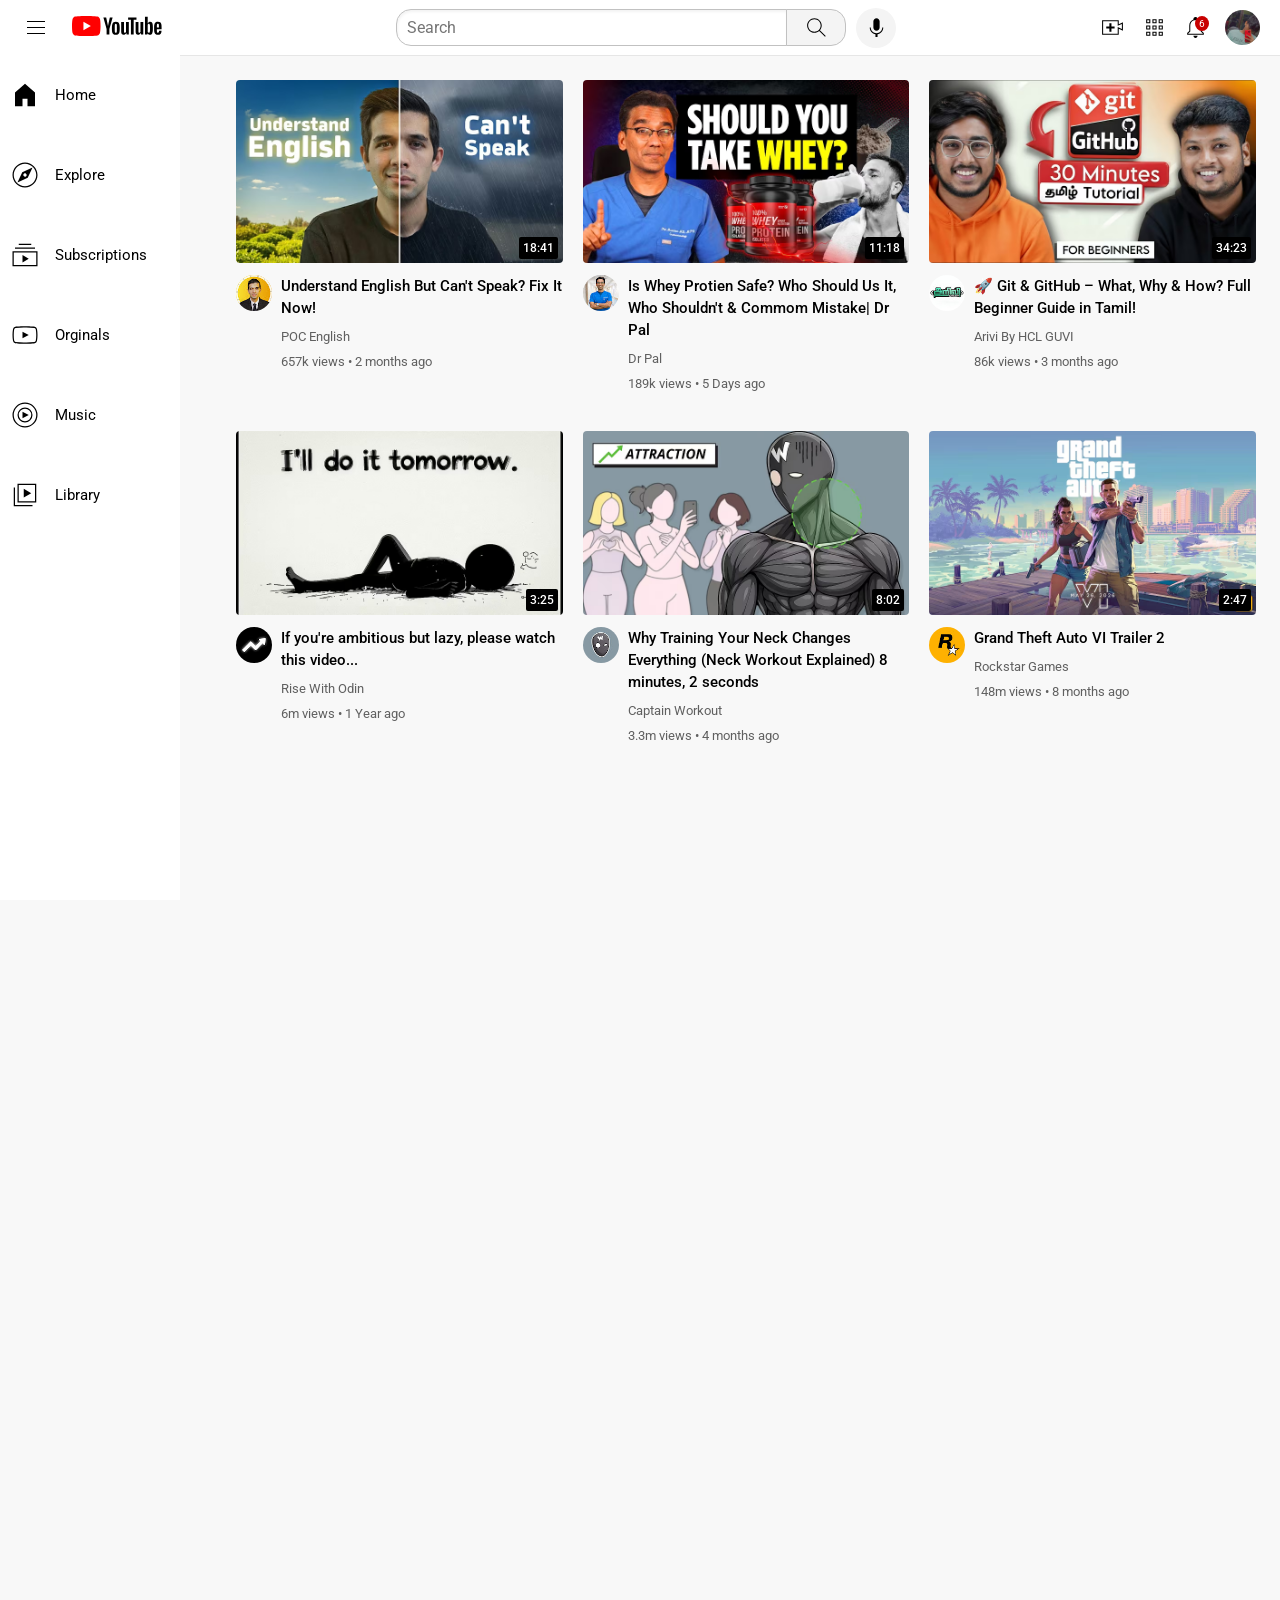
<file: index.html>
<!DOCTYPE html>
<html>
  <head>
    <link rel="preconnect" href="https://fonts.googleapis.com">
    <link rel="preconnect" href="https://fonts.gstatic.com" crossorigin>
    <link href="https://fonts.googleapis.com/css2?family=Roboto:wdth,wght@75..100,100..900&display=swap" rel="stylesheet">


    <link rel="stylesheet" href="styles/video.css">
    <link rel="stylesheet" href="styles/header.css">
    <link rel="stylesheet" href="styles/commom.css">
    <link rel="stylesheet" href="styles/sidebar.css">

  </head>
  <body>
    <div class="header">
      <div class="left-section">
        <img class="hamburger"src="icons/hamburger-menu.svg"> 
        <a href="https://www.youtube.com"><img class="youtube-logo" src="icons/youtube-logo.svg"></a>
      </div>
      <div class="middle-section">
        <input class="search-bar"type="search" placeholder="Search">
        <button class="search-button">
          <img class="search-icon"src="icons/search.svg">
          <div class="tooltip">Search</div>
        </button>
        <button class="voice-button">
          <img class="voice-icon"src="icons/voice-search-icon.svg">
          <div class="tooltip">Search with your voice</div>
        </button>
      </div>
      <div class="right-section">
        <div class="upload-icon-container">
          <img class="upload-icon"src="icons/upload.svg">
          <div class="tooltip">Create</div>
        </div>
        <div class="apps-icon-container">
          <img class="apps-icon"src="icons/youtube-apps.svg">
          <div class="tooltip">Apps</div>
        </div>
        <div class="notification-container">
          <img class="notification-icon"src="icons/notifications.svg">
          <div class="notification-count">6</div>
          <div class="tooltip">Notifications</div>
        </div>
        <div class="channel-icon-container">
          <img class="channel-icon"src="icons/unnamed.jpg">
          <div class="tooltip">Profile</div>
        </div>
      </div>
    </div>
    <div class="sidebar">
      <div class="sidebar-link">
        <img class="home-icon"src="icons/home.svg">
        <p>Home</p>
      </div>
      <div class="sidebar-link">
        <img class="explore-icon"src="icons/explore.svg">
        <p>Explore</p>
      </div>
      <div class="sidebar-link">
        <img class="subscription-icon"src="icons/subscriptions.svg">
        <p>Subscriptions</p>
      </div>
      <div class="sidebar-link">
        <img class="orginals-icon"src="icons/originals.svg">
        <p>Orginals</p>
      </div>
      <div class="sidebar-link">
        <img class="music-icon"src="icons/youtube-music.svg">
        <p>Music</p>
      </div>
      <div class="sidebar-link">
        <img class="library-icon"src="icons/library.svg">
        <p>Library</p>
      </div>
    </div>
    <div class="video-grid">
     <div class="preview">
      <div class="container1">
       <a href="https://youtu.be/kawR96Gi6Xo?si=kg12uV-rNmJp9LdE"><img class="previewimage"src="images/new.avif"></a>
       <div class="video-time">18:41</div>
      </div>
      <div class="container2">
        <div class="channel-picture">
         <a href="https://www.youtube.com/@POCEnglish"><img class="profile-picture"src="images/profile1.jpg"></a>
        </div>
        <div class="video-info">
         <p class="main1">Understand English But Can't Speak? Fix It Now!</p>
         <a href="https://www.youtube.com/@POCEnglish"><p class="main2 channel-name">POC English</p></a>
         <p class="main3">657k views • 2 months ago</p> 
        </div>  
     </div>
    </div>
    <div class="preview">
     <div class="container1">
      <a href="https://youtu.be/_EYd7jElnMk?si=ftK0QyjzyrBW4qpx"><img class="previewimage"src="images/drpal.avif"></a>
      <div class="video-time">11:18</div>
     </div>
     <div class="container2">
      <div class="channel-picture">
        <a href="https://www.youtube.com/c/DrPal"><img class="profile-picture" src="images/drpal.jpg"></a>
      </div>
      <div class="video-info">
          <p class="main1">Is Whey Protien Safe? Who Should Us It, Who Shouldn't & Commom Mistake| Dr Pal</p>
          <a href="https://www.youtube.com/c/DrPal"><p class="main2">Dr Pal</p></a>
          <p class="main3">189k views • 5 Days ago</p>
      </div>
     </div>
    </div>
    <div class="preview">
     <div class="container1">
      <a href="https://youtu.be/2608S3IF6lY?si=DOSP9_kTk1LFTMlm"><img class="previewimage"src="images/guvi.avif"></a>
      <div class="video-time">34:23</div>
     </div>
     <div class="container2">
        <div class="channel-picture">
         <a href="https://www.youtube.com/channel/UC2tVlEuohl56ay0Qb4DoRTQ"><img class="profile-picture"src="images/guviprofile.jpg">
          </a>
        </div>
        <div class="video-info">
         <p class="main1">🚀 Git & GitHub – What, Why & How? Full Beginner Guide in Tamil!</p>
         <a href="https://www.youtube.com/channel/UC2tVlEuohl56ay0Qb4DoRTQ"></a><p class="main2">Arivi By HCL GUVI</p></a>
         <p class="main3">86k views • 3 months ago</p> 
        </div>  
     </div>
    </div>
    <div class="preview">
     <div class="container1">
      <a href="https://youtu.be/TBxS0XhdfmU?si=mWFra5k7DFEiBAEi"><img class="previewimage"src="images/odin.avif"></a>
      <div class="video-time">3:25</div>
     </div>
     <div class="container2">
      <div class="channel-picture">
        <a href="http://www.youtube.com/@RiseWithOdn"><img class="profile-picture" src="images/odinprofile.jpg"></a>
      </div>
      <div class="video-info">
          <p class="main1">If you're ambitious but lazy, please watch this video...</p>
          <a href="http://www.youtube.com/@RiseWithOdn"><p class="main2">Rise With Odin</p></a>
          <p class="main3">6m views • 1 Year ago</p>
      </div>
      
       
     </div>
    </div>
    <div class="preview">
     <div class="container1">
      <a href="https://youtu.be/PuOJd-v1-H0?si=uGI12GqzHwHTghCC"><img class="previewimage"src="images/workout.avif"></a>
      <div class="video-time">8:02</div>
     </div>
     <div class="container2">
        <div class="channel-picture">
         <a href="http://www.youtube.com/@captainworkoutYT"><img class="profile-picture"src="images/workoutprofile.jpg"></a>
        </div>
        <div class="video-info">
         <p class="main1">Why Training Your Neck Changes Everything (Neck Workout Explained) 8 minutes, 2 seconds</p>
         <a href="http://www.youtube.com/@captainworkoutYT"></a><p class="main2">Captain Workout</p></a>
         <p class="main3">3.3m views • 4 months ago</p> 
        </div>  
     </div>
    </div>
    <div class="preview">
     <div class="container1">
      <a href="https://youtu.be/VQRLujxTm3c?si=_-1EYu8S28N9unqV"><img class="previewimage"src="images/gta.avif"></a>
      <div class="video-time">2:47</div>
     </div>
     <div class="container2">
      <div class="channel-picture">
        <a href="http://www.youtube.com/@RockstarGames"><img class="profile-picture" src="images/gtaprofile.jpg"></a>
      </div>
      <div class="video-info">
          <p class="main1">Grand Theft Auto VI Trailer 2</p>
          <a href="http://www.youtube.com/@RockstarGames"><p class="main2">Rockstar Games</p></a>
          <p class="main3">148m views • 8 months ago</p>
      </div>       
     </div>
    </div>

    </div>
   
  </body>
</html>
</file>
<file: styles/video.css>
.container1{
  margin-bottom:8px;
  position:relative;
  cursor: pointer;
}
.container2{
  display:grid;
  grid-template-columns:40px 1fr;
  cursor: pointer;
}
.profile-picture{
  width:36px;
  border-radius:25px;
  cursor: pointer;
}
.preview{
  cursor:pointer;
}
.main1{
  margin-left:5px;
  margin-top:0px;
  font-weight:500;
  line-height: 22px;
  font-size:15px;
  cursor: pointer;
}
.main2,.main3{
  margin-left:5px;
  font-size:13px;
  color:rgb(96,96,96);
  margin-top:10px;
  cursor: pointer;

}
.main2:hover{
  color:rgb(36, 35, 35);
}
.video-grid{
  display:grid;
  grid-template-columns: 1fr 1fr 1fr;
  column-gap: 20px;
  row-gap:40px;


}
@media (max-width:750px){
  .video-grid{
    display:grid;
    grid-template-columns: 1fr 1fr;
  }
}
@media(min-width:751px)and (max-width:999px){
  .video-grid{
    grid-template-columns: 1fr 1fr 1fr;
  }
}
@media(min-width:1000px){

}
.previewimage{
  width:100%;
  border-radius:4px;
}
.video-time{
  position:absolute;
  background-color: black;
  color:white;
  bottom:8px;
  right:5px;
  font-family: Roboto, arial;
  font-size:12px;
  font-weight:500;
  padding-top:4px;
  padding-bottom:4px;
  padding-right:4px;
  padding-left:4px;
  border-radius:2px;


}
a{
  text-decoration:none;
}
</file>
<file: styles/header.css>
.header{
  height:55px;
  display:flex;
  flex-direction:row;
  justify-content: space-between;
  position:fixed;
  top:0px;
  right:0px;
  left:0px;
  height:55px;
  background-color: rgb(255, 255, 255);
  border-bottom-width:1px;
  border-bottom-color:rgb(230, 230, 230);
  border-bottom-style:solid;
  z-index: 100;
}
.left-section{
  display:flex;
  align-items:center;
      
}
.hamburger{
  height:24px;
  margin-left:24px;
  margin-right:24px;
  cursor: pointer;
}
.youtube-logo{
  height:20px;
  cursor: pointer;

}
.middle-section{
  flex:1;
  margin-left:65px;
  margin-right:35px;
  max-width: 500px;
  display:flex;
  align-items:center;

}
.search-bar{
  width:0px;
  flex:1;
  height:37px;
  font-size:16px;
  font-family:roboto,arial;
  padding-left:10px;
  border-width:1px;
  border-color:rgb(193, 193, 193);
  border-style:solid;
  border-top-left-radius: 15px;
  border-bottom-left-radius: 15px;
  box-shadow:inset 1px 2px 3px rgba(0,0,0,0.05);
}
.search-bar::placeholder{
  font-family:roboto,arial;
  font-size:16px;

}

.search-button{
  height:37px;
  width:60px;
  border-style:solid;
  border-width:1px;
  border-color: rgb(193, 193, 193);
  color: rgb(193, 193, 193);
  margin-left:-1px;
  border-top-right-radius: 15px;
  border-bottom-right-radius: 15px;
  background-color: rgb(244, 244, 244);
  cursor: pointer;

  

}
.search-button,.voice-button ,
.upload-icon-container,
.apps-icon-container,
.notification-container,
.channel-icon-container{
  display:flex;
  justify-content: center;
  align-items:center;
  position:relative;
}
.search-button .tooltip ,
.voice-button .tooltip, 
.upload-icon-container .tooltip,
.apps-icon-container .tooltip ,
.channel-icon-container .tooltip,.notification-container .tooltip{
  font-family: Roboto,arial;
  position:absolute;
  background-color: grey;
  color:white;
  padding-top: 4px;
  padding-bottom: 4px;
  padding-left:8px;
  padding-right:8px;
  border-radius:2px;
  bottom:-30px;
  font-size:12px;
  opacity: 0;
  transition: opacity 0.15s;
  pointer-events: none;
  white-space:nowrap;
}
.search-button:hover .tooltip ,
.voice-button:hover .tooltip ,
.upload-icon-container:hover .tooltip,
.apps-icon-container:hover .tooltip ,
.channel-icon-container:hover .tooltip,
.notification-container:hover .tooltip{
  opacity: 1;
}
.search-icon{
  height:25px;
  width:25px;

}
.voice-button{
  height:40px;
  width:40px;
  border-radius: 20px;
  margin-left:10px;
  border:none;
  background-color: rgb(244, 244, 244);
  cursor: pointer;
  


}
.voice-icon{
  height:25px;
  width:25px;

}
.right-section{
  width:180px;
  display:flex;
  align-items:center;
  justify-content: space-between;
  flex-shrink:0;

}
.upload-icon,.apps-icon,.notification-icon{
  width:25px;
  height:25px;
  cursor: pointer;

}
.channel-icon{
  width:35px;
  border-radius:20px;
  margin-right:20px;
  cursor: pointer;
}
.notification-count{
  position:absolute;
  font-family:Roboto, arial;
  background-color:rgb(200, 0, 0);
  color:white;
  padding-top:2px;
  padding-bottom:2px;
  padding-right:4px;
  padding-left:4px;
  font-size:10px;
  border-radius:100%;
  right:-1px;
  top:1px;
}
.notification-container{
  cursor: pointer;
}
@media (max-width:750px){
  .middle-section{
    margin-left:10px;
    margin-right:10px;
  }

  .right-section{
    width:auto;
  }
}
</file>
<file: styles/commom.css>
p{
  font-family: Roboto,arial;
  margin-top:0px;
  margin-bottom:0px;
  }
body{
    margin:0px;
    padding-top:80px;
    padding-left:96px;
    padding-right:24px;
    background-color: rgb(248, 248, 248);
    padding-bottom:2000px;
  }
@media(min-width:1000px){
    body{
      margin-left:140px;
    }
  }
</file>
<file: styles/sidebar.css>
.sidebar{
  position:fixed;
  left:0px;
  bottom:0px;
  top:46px;
  width:72px;
  z-index: 200;
  padding-top:5px;
  background-color: white;



}
.sidebar-link{
  height:74px;
  display:flex;
  justify-content: center;
  align-items:center;
  flex-direction:column;
}

.sidebar-link:hover{
  background-color: rgb(235, 235, 235);
  cursor:pointer;
}
.sidebar-link img{
  height:24px;
}
.sidebar p{
  font-family: Roboto, arial;
  font-size:10px;

}
@media (min-width:1000px){
  .sidebar{
    position:fixed;
    left:0px;
    bottom:0px;
    top:50px;
    width:180px;
    z-index:200;
  }
  .sidebar-link{
    height:80px;
    display:flex;
    justify-content: start;
    align-items: center;
    flex-direction:row;
    padding-left:10px;
  }
  .sidebar p{
    font-family: Roboto, arial;
    font-size:15px;
    margin-left: 15px;
  }
  .sidebar-link img{
    height:30px;
  }
}
</file>
